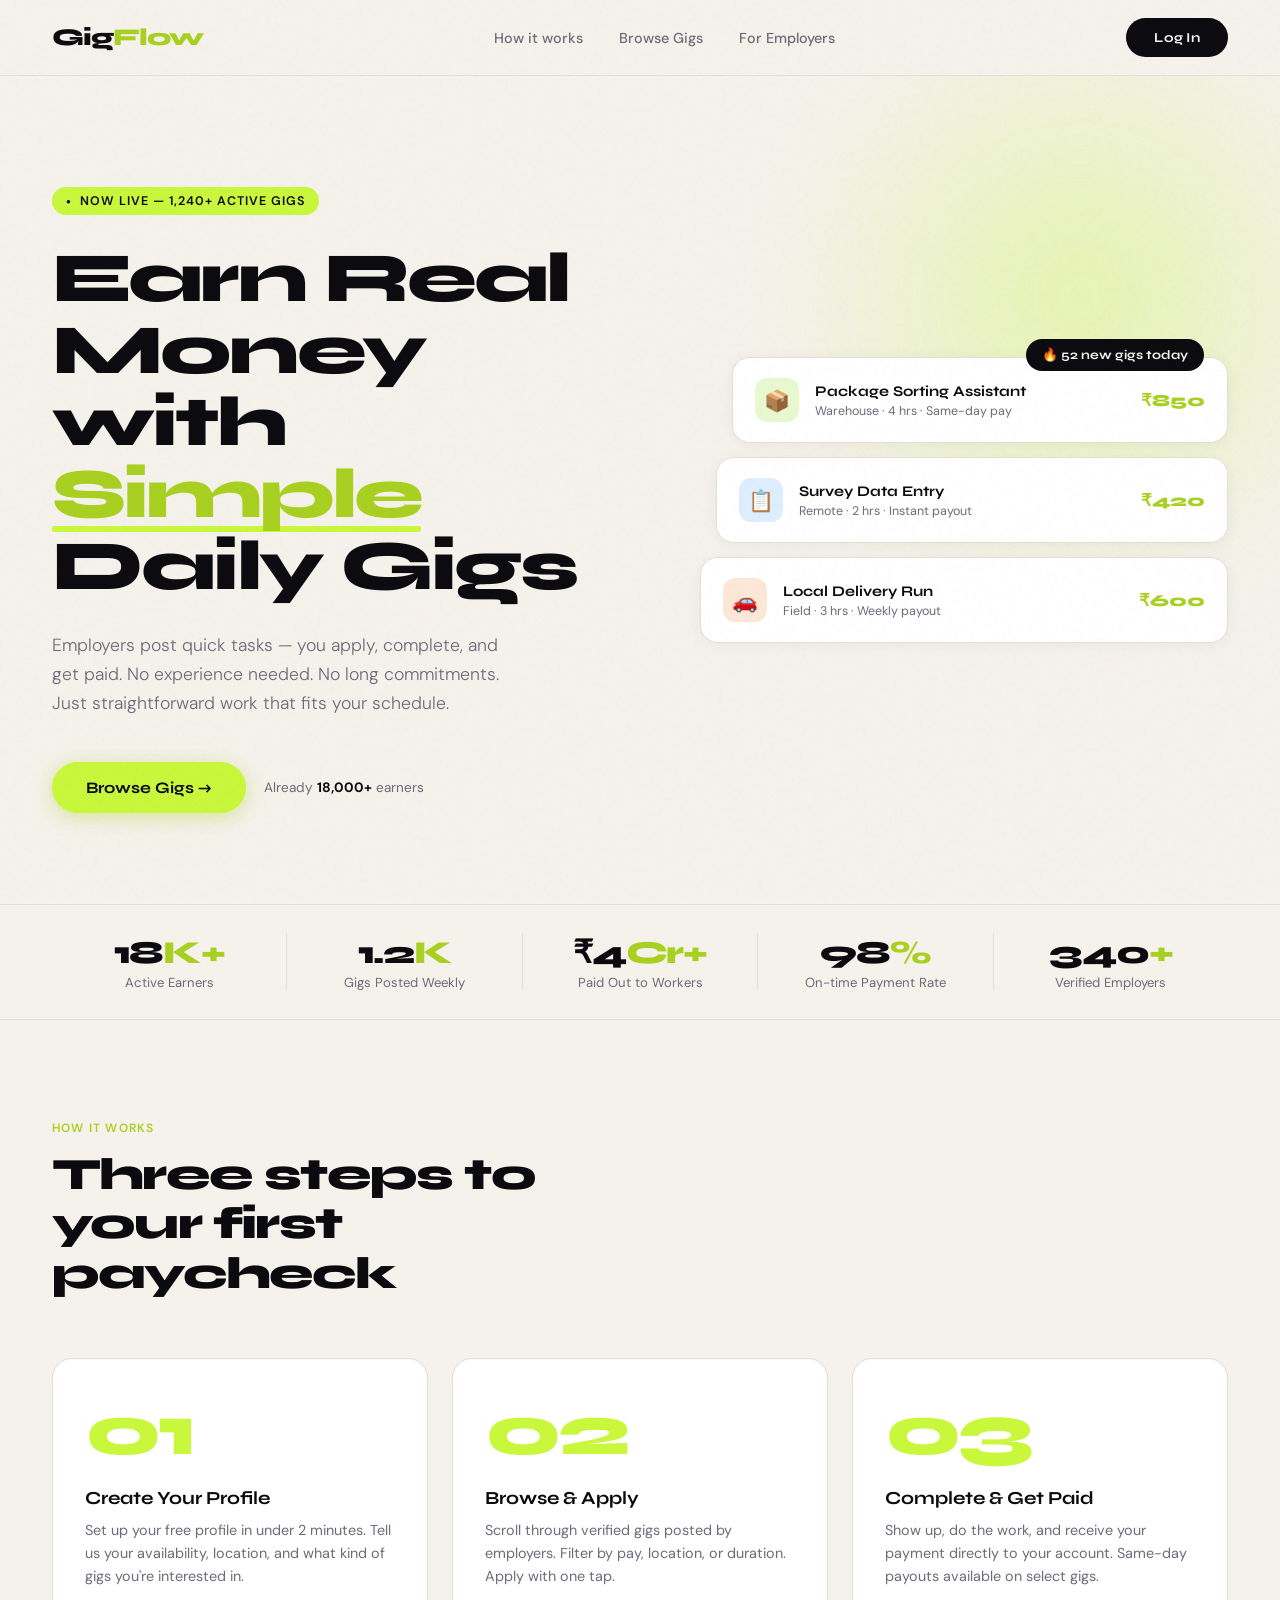
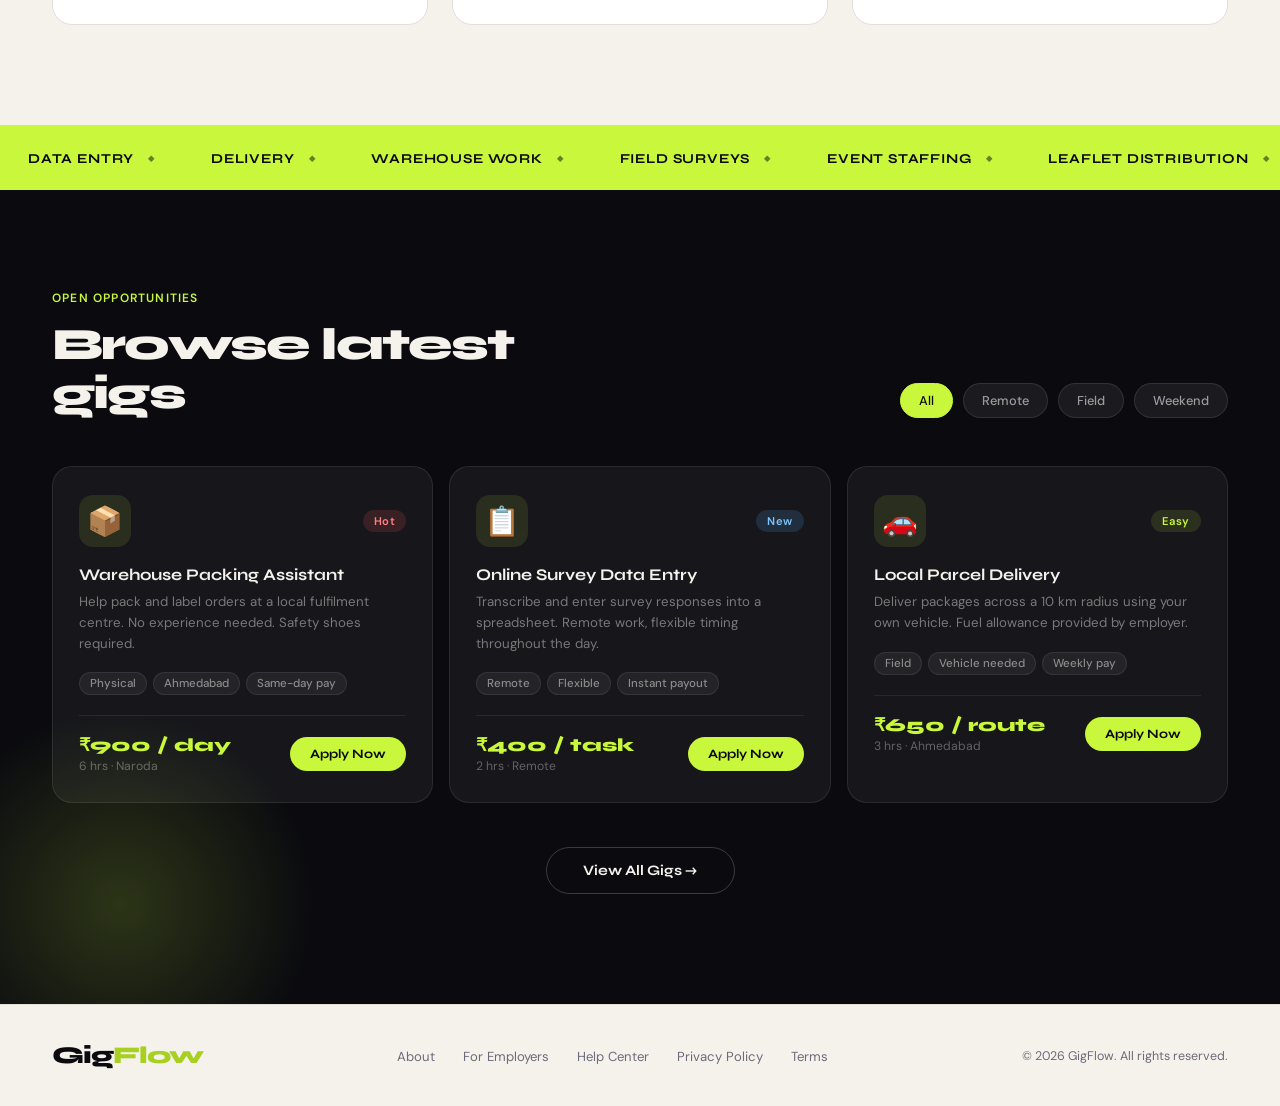
<file: core/templates/core/dashboard.html>
<!DOCTYPE html>
<html lang="en">
<head>
  <meta charset="UTF-8" />
  <meta name="viewport" content="width=device-width, initial-scale=1.0" />
  <title>GigFlow — Earn on Your Terms</title>
  <link href="https://fonts.googleapis.com/css2?family=Syne:wght@400;500;600;700;800&family=DM+Sans:ital,wght@0,300;0,400;0,500;1,300&display=swap" rel="stylesheet" />
  <style>
    *, *::before, *::after { box-sizing: border-box; margin: 0; padding: 0; }

    :root {
      --ink: #0a0a0f;
      --paper: #f5f2eb;
      --lime: #c8f73b;
      --lime-dark: #a8d020;
      --muted: #6b6b7a;
      --card-bg: #ffffff;
      --border: #e2dfd6;
    }

    html { scroll-behavior: smooth; }

    body {
      font-family: 'DM Sans', sans-serif;
      background: var(--paper);
      color: var(--ink);
      overflow-x: hidden;
    }

    body::before {
      content: '';
      position: fixed;
      inset: 0;
      background-image: url("data:image/svg+xml,%3Csvg viewBox='0 0 200 200' xmlns='http://www.w3.org/2000/svg'%3E%3Cfilter id='n'%3E%3CfeTurbulence type='fractalNoise' baseFrequency='0.9' numOctaves='4' stitchTiles='stitch'/%3E%3C/filter%3E%3Crect width='100%25' height='100%25' filter='url(%23n)' opacity='0.04'/%3E%3C/svg%3E");
      pointer-events: none;
      z-index: 1000;
      opacity: 0.5;
    }

    /* ── NAV ── */
    nav {
      position: sticky;
      top: 0;
      z-index: 100;
      display: flex;
      align-items: center;
      justify-content: space-between;
      padding: 18px 52px;
      background: rgba(245,242,235,0.88);
      backdrop-filter: blur(16px);
      border-bottom: 1px solid var(--border);
    }

    .logo {
      font-family: 'Syne', sans-serif;
      font-weight: 800;
      font-size: 1.5rem;
      letter-spacing: -0.04em;
      color: var(--ink);
      text-decoration: none;
    }
    .logo span { color: var(--lime-dark); }

    .nav-links {
      display: flex;
      gap: 36px;
      list-style: none;
    }
    .nav-links a {
      font-size: 0.9rem;
      font-weight: 500;
      color: var(--muted);
      text-decoration: none;
      transition: color 0.2s;
    }
    .nav-links a:hover { color: var(--ink); }

    .btn-login {
      font-family: 'Syne', sans-serif;
      font-size: 0.85rem;
      font-weight: 700;
      letter-spacing: 0.02em;
      background: var(--ink);
      color: var(--paper);
      border: none;
      padding: 11px 28px;
      border-radius: 100px;
      cursor: pointer;
      transition: background 0.2s, transform 0.15s;
    }
    .btn-login:hover { background: #2a2a38; transform: translateY(-1px); }

    /* ── HERO ── */
    .hero {
      min-height: 92vh;
      display: grid;
      grid-template-columns: 1fr 1fr;
      padding: 80px 52px 60px;
      align-items: center;
      position: relative;
      overflow: hidden;
    }

    .hero-blob {
      position: absolute;
      width: 600px;
      height: 600px;
      right: -100px;
      top: -80px;
      background: radial-gradient(circle, rgba(200,247,59,0.35) 0%, transparent 70%);
      border-radius: 50%;
      filter: blur(40px);
      pointer-events: none;
    }

    .hero-eyebrow {
      display: inline-flex;
      align-items: center;
      gap: 8px;
      background: var(--lime);
      color: var(--ink);
      font-size: 0.78rem;
      font-weight: 600;
      letter-spacing: 0.08em;
      text-transform: uppercase;
      padding: 6px 14px;
      border-radius: 100px;
      margin-bottom: 28px;
      animation: fadeUp 0.7s ease both;
    }
    .hero-eyebrow::before { content: '●'; font-size: 0.5rem; }

    .hero h1 {
      font-family: 'Syne', sans-serif;
      font-size: clamp(3rem, 5.5vw, 5.2rem);
      font-weight: 800;
      line-height: 1.02;
      letter-spacing: -0.04em;
      margin-bottom: 28px;
      animation: fadeUp 0.7s 0.1s ease both;
    }

    .hero h1 em {
      font-style: normal;
      color: var(--lime-dark);
      position: relative;
    }
    .hero h1 em::after {
      content: '';
      position: absolute;
      bottom: 4px;
      left: 0; right: 0;
      height: 6px;
      background: var(--lime);
      z-index: -1;
      border-radius: 2px;
    }

    .hero-desc {
      font-size: 1.1rem;
      color: var(--muted);
      line-height: 1.65;
      max-width: 460px;
      margin-bottom: 44px;
      font-weight: 300;
      animation: fadeUp 0.7s 0.2s ease both;
    }

    .hero-actions {
      display: flex;
      align-items: center;
      gap: 18px;
      animation: fadeUp 0.7s 0.3s ease both;
    }

    .btn-cta {
      font-family: 'Syne', sans-serif;
      font-size: 1rem;
      font-weight: 700;
      background: var(--lime);
      color: var(--ink);
      border: none;
      padding: 16px 34px;
      border-radius: 100px;
      cursor: pointer;
      transition: transform 0.15s, box-shadow 0.15s;
      box-shadow: 0 4px 20px rgba(168,208,32,0.4);
    }
    .btn-cta:hover { transform: translateY(-2px); box-shadow: 0 8px 28px rgba(168,208,32,0.5); }

    .hero-sub { font-size: 0.85rem; color: var(--muted); }
    .hero-sub strong { color: var(--ink); }

    /* ── HERO VISUAL ── */
    .hero-visual {
      position: relative;
      display: flex;
      flex-direction: column;
      gap: 14px;
      padding-left: 60px;
      animation: fadeUp 0.7s 0.4s ease both;
    }

    .gig-card-preview {
      background: var(--card-bg);
      border: 1px solid var(--border);
      border-radius: 18px;
      padding: 20px 22px;
      display: flex;
      align-items: center;
      gap: 16px;
      box-shadow: 0 2px 16px rgba(0,0,0,0.05);
      transition: transform 0.2s;
    }
    .gig-card-preview:hover { transform: translateX(6px); }
    .gig-card-preview:nth-child(2) { margin-left: 32px; }
    .gig-card-preview:nth-child(3) { margin-left: 16px; }

    .gig-icon {
      width: 44px; height: 44px;
      border-radius: 12px;
      display: flex; align-items: center; justify-content: center;
      font-size: 1.3rem;
      flex-shrink: 0;
    }
    .gig-icon.green { background: #e8f9d0; }
    .gig-icon.blue  { background: #ddeeff; }
    .gig-icon.peach { background: #fde8d8; }

    .gig-info { flex: 1; }
    .gig-info h4 {
      font-family: 'Syne', sans-serif;
      font-weight: 700;
      font-size: 0.92rem;
      margin-bottom: 3px;
    }
    .gig-info p { font-size: 0.78rem; color: var(--muted); }

    .gig-earn {
      font-family: 'Syne', sans-serif;
      font-weight: 800;
      font-size: 1.05rem;
      color: var(--lime-dark);
    }

    .floating-badge {
      position: absolute;
      top: -18px;
      right: 24px;
      background: var(--ink);
      color: var(--paper);
      font-family: 'Syne', sans-serif;
      font-size: 0.8rem;
      font-weight: 700;
      padding: 8px 16px;
      border-radius: 100px;
      white-space: nowrap;
      animation: float 3s ease-in-out infinite;
    }

    @keyframes float {
      0%, 100% { transform: translateY(0); }
      50%       { transform: translateY(-8px); }
    }

    /* ── STATS STRIP ── */
    .stats-strip {
      border-top: 1px solid var(--border);
      border-bottom: 1px solid var(--border);
      padding: 28px 52px;
      display: flex;
      align-items: center;
    }

    .stat-item {
      flex: 1;
      text-align: center;
      padding: 0 24px;
      border-right: 1px solid var(--border);
    }
    .stat-item:last-child { border-right: none; }

    .stat-num {
      font-family: 'Syne', sans-serif;
      font-size: 2rem;
      font-weight: 800;
      letter-spacing: -0.04em;
    }
    .stat-num span { color: var(--lime-dark); }

    .stat-label { font-size: 0.82rem; color: var(--muted); margin-top: 2px; }

    /* ── HOW IT WORKS ── */
    .section { padding: 100px 52px; }

    .section-tag {
      font-size: 0.75rem;
      font-weight: 600;
      letter-spacing: 0.1em;
      text-transform: uppercase;
      color: var(--lime-dark);
      margin-bottom: 14px;
    }

    .section-title {
      font-family: 'Syne', sans-serif;
      font-size: clamp(2rem, 3.5vw, 3rem);
      font-weight: 800;
      letter-spacing: -0.04em;
      line-height: 1.1;
      margin-bottom: 60px;
      max-width: 500px;
    }

    .steps-grid {
      display: grid;
      grid-template-columns: repeat(3, 1fr);
      gap: 24px;
    }

    .step-card {
      background: var(--card-bg);
      border: 1px solid var(--border);
      border-radius: 20px;
      padding: 36px 32px;
      transition: transform 0.2s, box-shadow 0.2s;
    }
    .step-card:hover {
      transform: translateY(-4px);
      box-shadow: 0 16px 40px rgba(0,0,0,0.08);
    }

    .step-num {
      font-family: 'Syne', sans-serif;
      font-size: 4.5rem;
      font-weight: 800;
      color: var(--lime);
      line-height: 1;
      margin-bottom: 20px;
      letter-spacing: -0.06em;
    }

    .step-card h3 {
      font-family: 'Syne', sans-serif;
      font-size: 1.15rem;
      font-weight: 700;
      margin-bottom: 10px;
    }

    .step-card p { font-size: 0.9rem; color: var(--muted); line-height: 1.6; }

    /* ── MARQUEE ── */
    .marquee-wrap {
      padding: 22px 0;
      background: var(--lime);
      overflow: hidden;
      white-space: nowrap;
    }
    .marquee-inner {
      display: inline-flex;
      animation: marquee 20s linear infinite;
    }
    .marquee-item {
      font-family: 'Syne', sans-serif;
      font-size: 0.85rem;
      font-weight: 700;
      letter-spacing: 0.06em;
      text-transform: uppercase;
      color: var(--ink);
      padding: 0 28px;
      display: inline-flex;
      align-items: center;
      gap: 14px;
    }
    .marquee-item::after { content: '◆'; font-size: 0.5rem; opacity: 0.5; }

    @keyframes marquee {
      0%   { transform: translateX(0); }
      100% { transform: translateX(-50%); }
    }

    /* ── GIGS ── */
    .gigs-section {
      padding: 100px 52px 110px;
      background: var(--ink);
      color: var(--paper);
      position: relative;
      overflow: hidden;
    }

    .gigs-section::before {
      content: '';
      position: absolute;
      width: 400px; height: 400px;
      background: radial-gradient(circle, rgba(200,247,59,0.18), transparent 70%);
      bottom: -100px; left: -80px;
      border-radius: 50%;
      pointer-events: none;
    }

    .gigs-section .section-title { color: var(--paper); margin-bottom: 0; }
    .gigs-section .section-tag   { color: var(--lime); }

    .gigs-header {
      display: flex;
      align-items: flex-end;
      justify-content: space-between;
      margin-bottom: 48px;
    }

    .filter-row { display: flex; gap: 10px; }

    .filter-btn {
      font-family: 'DM Sans', sans-serif;
      font-size: 0.8rem;
      font-weight: 500;
      background: rgba(255,255,255,0.07);
      color: rgba(245,242,235,0.6);
      border: 1px solid rgba(255,255,255,0.1);
      padding: 8px 18px;
      border-radius: 100px;
      cursor: pointer;
      transition: all 0.2s;
    }
    .filter-btn:hover,
    .filter-btn.active {
      background: var(--lime);
      color: var(--ink);
      border-color: var(--lime);
    }

    .gigs-grid {
      display: grid;
      grid-template-columns: repeat(3, 1fr);
      gap: 16px;
    }

    .gig-full-card {
      background: rgba(255,255,255,0.05);
      border: 1px solid rgba(255,255,255,0.09);
      border-radius: 20px;
      padding: 28px 26px;
      transition: background 0.2s, transform 0.2s;
      cursor: pointer;
    }
    .gig-full-card:hover {
      background: rgba(255,255,255,0.09);
      transform: translateY(-3px);
    }

    .gig-full-header {
      display: flex;
      align-items: center;
      justify-content: space-between;
      margin-bottom: 18px;
    }

    .gig-full-icon {
      font-size: 1.8rem;
      width: 52px; height: 52px;
      background: rgba(200,247,59,0.1);
      border-radius: 14px;
      display: flex; align-items: center; justify-content: center;
    }

    .gig-badge {
      font-size: 0.7rem;
      font-weight: 600;
      letter-spacing: 0.05em;
      padding: 4px 11px;
      border-radius: 100px;
      background: rgba(200,247,59,0.12);
      color: var(--lime);
    }
    .gig-badge.hot { background: rgba(255,90,90,0.15); color: #ff8080; }
    .gig-badge.new { background: rgba(90,180,255,0.15); color: #7fc8ff; }

    .gig-full-card h3 {
      font-family: 'Syne', sans-serif;
      font-size: 1.02rem;
      font-weight: 700;
      margin-bottom: 8px;
      color: var(--paper);
    }

    .gig-full-card p {
      font-size: 0.83rem;
      color: rgba(245,242,235,0.45);
      line-height: 1.55;
      margin-bottom: 18px;
    }

    .gig-tags {
      display: flex;
      gap: 6px;
      flex-wrap: wrap;
      margin-bottom: 20px;
    }

    .gig-tag {
      font-size: 0.72rem;
      font-weight: 500;
      padding: 3px 10px;
      border-radius: 100px;
      background: rgba(255,255,255,0.06);
      color: rgba(245,242,235,0.5);
      border: 1px solid rgba(255,255,255,0.08);
    }

    .gig-full-footer {
      display: flex;
      align-items: center;
      justify-content: space-between;
      border-top: 1px solid rgba(255,255,255,0.08);
      padding-top: 18px;
    }

    .gig-pay {
      font-family: 'Syne', sans-serif;
      font-size: 1.15rem;
      font-weight: 800;
      color: var(--lime);
    }

    .gig-time {
      font-size: 0.76rem;
      color: rgba(245,242,235,0.35);
      margin-top: 2px;
    }

    .apply-btn {
      font-family: 'Syne', sans-serif;
      font-size: 0.8rem;
      font-weight: 700;
      background: var(--lime);
      color: var(--ink);
      border: none;
      padding: 9px 20px;
      border-radius: 100px;
      cursor: pointer;
      transition: transform 0.15s, opacity 0.15s;
    }
    .apply-btn:hover { transform: scale(1.05); opacity: 0.9; }

    .gigs-footer-row {
      margin-top: 44px;
      text-align: center;
    }

    .btn-outline {
      font-family: 'Syne', sans-serif;
      font-size: 0.9rem;
      font-weight: 700;
      background: transparent;
      color: var(--paper);
      border: 1px solid rgba(255,255,255,0.2);
      padding: 14px 36px;
      border-radius: 100px;
      cursor: pointer;
      transition: border-color 0.2s, background 0.2s, color 0.2s;
    }
    .btn-outline:hover {
      border-color: var(--lime);
      background: var(--lime);
      color: var(--ink);
    }

    /* ── FOOTER ── */
    footer {
      border-top: 1px solid var(--border);
      padding: 36px 52px;
      display: flex;
      align-items: center;
      justify-content: space-between;
    }

    .footer-links {
      display: flex;
      gap: 28px;
      list-style: none;
    }
    .footer-links a {
      font-size: 0.82rem;
      color: var(--muted);
      text-decoration: none;
      transition: color 0.2s;
    }
    .footer-links a:hover { color: var(--ink); }

    .footer-copy { font-size: 0.78rem; color: var(--muted); }

    /* ── ANIMATIONS ── */
    @keyframes fadeUp {
      from { opacity: 0; transform: translateY(24px); }
      to   { opacity: 1; transform: translateY(0); }
    }

    /* ── MOBILE MENU ── */
    #menuBtn {
      display: none;
      flex-direction: column;
      justify-content: space-between;
      width: 24px;
      height: 18px;
      background: none;
      border: none;
      cursor: pointer;
      padding: 0;
      z-index: 200;
    }
    #menuBtn span {
      width: 100%;
      height: 2px;
      background: var(--ink);
      transition: all 0.3s cubic-bezier(0.4, 0, 0.2, 1);
      transform-origin: center;
    }

    /* ── RESPONSIVE ── */
    @media (max-width: 960px) {
      nav { padding: 16px 24px; }
      
      .nav-links {
        display: none;
        position: absolute;
        top: 100%;
        left: 0;
        right: 0;
        background: var(--paper);
        flex-direction: column;
        padding: 40px 24px;
        gap: 24px;
        border-bottom: 1px solid var(--border);
        box-shadow: 0 15px 30px rgba(0,0,0,0.04);
        text-align: center;
        z-index: 100;
      }

      .nav-links.active { display: flex; animation: slideDown 0.4s ease forwards; }
      
      @keyframes slideDown {
        from { opacity: 0; transform: translateY(-10px); }
        to { opacity: 1; transform: translateY(0); }
      }

      #menuBtn { display: flex; order: 3; }
      .btn-login { order: 2; margin-left: auto; margin-right: 16px; }

      .hero { 
        grid-template-columns: 1fr; 
        padding: 60px 24px 40px; 
        min-height: auto; 
        text-align: center;
      }
      .hero-left { display: flex; flex-direction: column; align-items: center; }
      .hero-desc { margin: 0 auto 44px; }
      .hero-actions { justify-content: center; flex-direction: column; width: 100%; }
      .btn-cta { width: 100%; max-width: 320px; }

      .hero-visual { padding-left: 0; margin-top: 60px; }
      .gig-card-preview:nth-child(2),
      .gig-card-preview:nth-child(3) { margin-left: 0; }
      .floating-badge { right: 50%; transform: translateX(50%); top: -30px; }

      .stats-strip { 
        padding: 40px 24px; 
        display: grid; 
        grid-template-columns: repeat(2, 1fr); 
        gap: 32px;
      }
      .stat-item { padding: 0; border: none; }
      .stat-num { font-size: 1.8rem; }

      .section { padding: 80px 24px; }
      .section-title { margin-left: auto; margin-right: auto; }
      .steps-grid { grid-template-columns: 1fr; gap: 20px; }
      
      .gigs-section { padding: 80px 24px; }
      .gigs-header { flex-direction: column; align-items: stretch; gap: 32px; }
      .filter-row { overflow-x: auto; padding-bottom: 8px; margin: 0 -24px; padding: 0 24px 8px; }
      .filter-btn { white-space: nowrap; flex-shrink: 0; }
      .gigs-grid { grid-template-columns: 1fr; }

      footer { flex-direction: column; gap: 40px; text-align: center; padding: 60px 24px; }
      .footer-links { flex-wrap: wrap; justify-content: center; gap: 16px 24px; }
    }

    @media (max-width: 480px) {
      .hero h1 { font-size: 3rem; }
      .stats-strip { grid-template-columns: 1fr; gap: 24px; }
      .stat-item { padding-bottom: 24px; border-bottom: 1px solid var(--border); }
      .stat-item:last-child { border-bottom: none; }
    }
  </style>
</head>
<body>

  <!-- NAV -->
  <nav>
    <a href="#" class="logo">Gig<span>Flow</span></a>
    <ul class="nav-links" id="navLinks">
      <li><a href="#how">How it works</a></li>
      <li><a href="#gigs">Browse Gigs</a></li>
      <li><a href="#">For Employers</a></li>
    </ul>
    <button class="btn-login" onclick="alert('Login coming soon!')">Log In</button>
    <button id="menuBtn" aria-label="Toggle menu">
      <span></span>
      <span></span>
      <span></span>
    </button>
  </nav>

  <!-- HERO -->
  <section class="hero">
    <div class="hero-blob"></div>

    <div class="hero-left">
      <div class="hero-eyebrow">Now Live — 1,240+ Active Gigs</div>
      <h1>Earn Real Money<br/>with <em>Simple</em><br/>Daily Gigs</h1>
      <p class="hero-desc">
        Employers post quick tasks — you apply, complete, and get paid. No experience needed. No long commitments. Just straightforward work that fits your schedule.
      </p>
      <div class="hero-actions">
        <button class="btn-cta" onclick="document.getElementById('gigs').scrollIntoView({behavior:'smooth'})">Browse Gigs →</button>
        <span class="hero-sub">Already <strong>18,000+</strong> earners</span>
      </div>
    </div>

    <div class="hero-visual">
      <div class="floating-badge">🔥 52 new gigs today</div>

      <div class="gig-card-preview">
        <div class="gig-icon green">📦</div>
        <div class="gig-info">
          <h4>Package Sorting Assistant</h4>
          <p>Warehouse · 4 hrs · Same-day pay</p>
        </div>
        <div class="gig-earn">₹850</div>
      </div>

      <div class="gig-card-preview">
        <div class="gig-icon blue">📋</div>
        <div class="gig-info">
          <h4>Survey Data Entry</h4>
          <p>Remote · 2 hrs · Instant payout</p>
        </div>
        <div class="gig-earn">₹420</div>
      </div>

      <div class="gig-card-preview">
        <div class="gig-icon peach">🚗</div>
        <div class="gig-info">
          <h4>Local Delivery Run</h4>
          <p>Field · 3 hrs · Weekly payout</p>
        </div>
        <div class="gig-earn">₹600</div>
      </div>
    </div>
  </section>

  <!-- STATS -->
  <div class="stats-strip">
    <div class="stat-item">
      <div class="stat-num">18<span>K+</span></div>
      <div class="stat-label">Active Earners</div>
    </div>
    <div class="stat-item">
      <div class="stat-num">1.2<span>K</span></div>
      <div class="stat-label">Gigs Posted Weekly</div>
    </div>
    <div class="stat-item">
      <div class="stat-num">₹4<span>Cr+</span></div>
      <div class="stat-label">Paid Out to Workers</div>
    </div>
    <div class="stat-item">
      <div class="stat-num">98<span>%</span></div>
      <div class="stat-label">On-time Payment Rate</div>
    </div>
    <div class="stat-item">
      <div class="stat-num">340<span>+</span></div>
      <div class="stat-label">Verified Employers</div>
    </div>
  </div>

  <!-- HOW IT WORKS -->
  <section class="section" id="how">
    <div class="section-tag">How It Works</div>
    <h2 class="section-title">Three steps to your first paycheck</h2>

    <div class="steps-grid">
      <div class="step-card">
        <div class="step-num">01</div>
        <h3>Create Your Profile</h3>
        <p>Set up your free profile in under 2 minutes. Tell us your availability, location, and what kind of gigs you're interested in.</p>
      </div>
      <div class="step-card">
        <div class="step-num">02</div>
        <h3>Browse & Apply</h3>
        <p>Scroll through verified gigs posted by employers. Filter by pay, location, or duration. Apply with one tap.</p>
      </div>
      <div class="step-card">
        <div class="step-num">03</div>
        <h3>Complete & Get Paid</h3>
        <p>Show up, do the work, and receive your payment directly to your account. Same-day payouts available on select gigs.</p>
      </div>
    </div>
  </section>

  <!-- MARQUEE -->
  <div class="marquee-wrap">
    <div class="marquee-inner">
      <span class="marquee-item">Data Entry</span>
      <span class="marquee-item">Delivery</span>
      <span class="marquee-item">Warehouse Work</span>
      <span class="marquee-item">Field Surveys</span>
      <span class="marquee-item">Event Staffing</span>
      <span class="marquee-item">Leaflet Distribution</span>
      <span class="marquee-item">Store Assistance</span>
      <span class="marquee-item">Photography Help</span>
      <span class="marquee-item">Cleaning</span>
      <span class="marquee-item">Moving Help</span>
      <span class="marquee-item">Data Entry</span>
      <span class="marquee-item">Delivery</span>
      <span class="marquee-item">Warehouse Work</span>
      <span class="marquee-item">Field Surveys</span>
      <span class="marquee-item">Event Staffing</span>
      <span class="marquee-item">Leaflet Distribution</span>
      <span class="marquee-item">Store Assistance</span>
      <span class="marquee-item">Photography Help</span>
      <span class="marquee-item">Cleaning</span>
      <span class="marquee-item">Moving Help</span>
    </div>
  </div>

  <!-- BROWSE GIGS -->
  <section class="gigs-section" id="gigs">
    <div class="gigs-header">
      <div>
        <div class="section-tag">Open Opportunities</div>
        <h2 class="section-title">Browse latest gigs</h2>
      </div>
      <div class="filter-row">
        <button class="filter-btn active">All</button>
        <button class="filter-btn">Remote</button>
        <button class="filter-btn">Field</button>
        <button class="filter-btn">Weekend</button>
      </div>
    </div>

    <div class="gigs-grid">

      <div class="gig-full-card">
        <div class="gig-full-header">
          <div class="gig-full-icon">📦</div>
          <span class="gig-badge hot">Hot</span>
        </div>
        <h3>Warehouse Packing Assistant</h3>
        <p>Help pack and label orders at a local fulfilment centre. No experience needed. Safety shoes required.</p>
        <div class="gig-tags">
          <span class="gig-tag">Physical</span>
          <span class="gig-tag">Ahmedabad</span>
          <span class="gig-tag">Same-day pay</span>
        </div>
        <div class="gig-full-footer">
          <div>
            <div class="gig-pay">₹900 / day</div>
            <div class="gig-time">6 hrs · Naroda</div>
          </div>
          <button class="apply-btn">Apply Now</button>
        </div>
      </div>

      <div class="gig-full-card">
        <div class="gig-full-header">
          <div class="gig-full-icon">📋</div>
          <span class="gig-badge new">New</span>
        </div>
        <h3>Online Survey Data Entry</h3>
        <p>Transcribe and enter survey responses into a spreadsheet. Remote work, flexible timing throughout the day.</p>
        <div class="gig-tags">
          <span class="gig-tag">Remote</span>
          <span class="gig-tag">Flexible</span>
          <span class="gig-tag">Instant payout</span>
        </div>
        <div class="gig-full-footer">
          <div>
            <div class="gig-pay">₹400 / task</div>
            <div class="gig-time">2 hrs · Remote</div>
          </div>
          <button class="apply-btn">Apply Now</button>
        </div>
      </div>

      <div class="gig-full-card">
        <div class="gig-full-header">
          <div class="gig-full-icon">🚗</div>
          <span class="gig-badge">Easy</span>
        </div>
        <h3>Local Parcel Delivery</h3>
        <p>Deliver packages across a 10 km radius using your own vehicle. Fuel allowance provided by employer.</p>
        <div class="gig-tags">
          <span class="gig-tag">Field</span>
          <span class="gig-tag">Vehicle needed</span>
          <span class="gig-tag">Weekly pay</span>
        </div>
        <div class="gig-full-footer">
          <div>
            <div class="gig-pay">₹650 / route</div>
            <div class="gig-time">3 hrs · Ahmedabad</div>
          </div>
          <button class="apply-btn">Apply Now</button>
        </div>
      </div>

    </div>

    <div class="gigs-footer-row">
      <button class="btn-outline">View All Gigs →</button>
    </div>
  </section>

  <!-- FOOTER -->
  <footer>
    <a href="#" class="logo">Gig<span>Flow</span></a>
    <ul class="footer-links">
      <li><a href="#">About</a></li>
      <li><a href="#">For Employers</a></li>
      <li><a href="#">Help Center</a></li>
      <li><a href="#">Privacy Policy</a></li>
      <li><a href="#">Terms</a></li>
    </ul>
    <div class="footer-copy">© 2026 GigFlow. All rights reserved.</div>
  </footer>

  <script>
    // Filter functionality
    document.querySelectorAll('.filter-btn').forEach(btn => {
      btn.addEventListener('click', () => {
        document.querySelectorAll('.filter-btn').forEach(b => b.classList.remove('active'));
        btn.classList.add('active');
      });
    });

    // Mobile menu toggle
    const menuBtn = document.getElementById('menuBtn');
    const navLinks = document.getElementById('navLinks');
    const spans = menuBtn.querySelectorAll('span');
    
    menuBtn.addEventListener('click', () => {
      navLinks.classList.toggle('active');
      
      // Simple animation for hamburger
      if (navLinks.classList.contains('active')) {
        spans[0].style.transform = 'translateY(8px) rotate(45deg)';
        spans[1].style.opacity = '0';
        spans[2].style.transform = 'translateY(-8px) rotate(-45deg)';
      } else {
        spans[0].style.transform = 'none';
        spans[1].style.opacity = '1';
        spans[2].style.transform = 'none';
      }
    });

    // Close menu when clicking a link
    document.querySelectorAll('#navLinks a').forEach(link => {
      link.addEventListener('click', () => {
        navLinks.classList.remove('active');
        spans[0].style.transform = 'none';
        spans[1].style.opacity = '1';
        spans[2].style.transform = 'none';
      });
    });
  </script>

</body>
</html>
</file>
